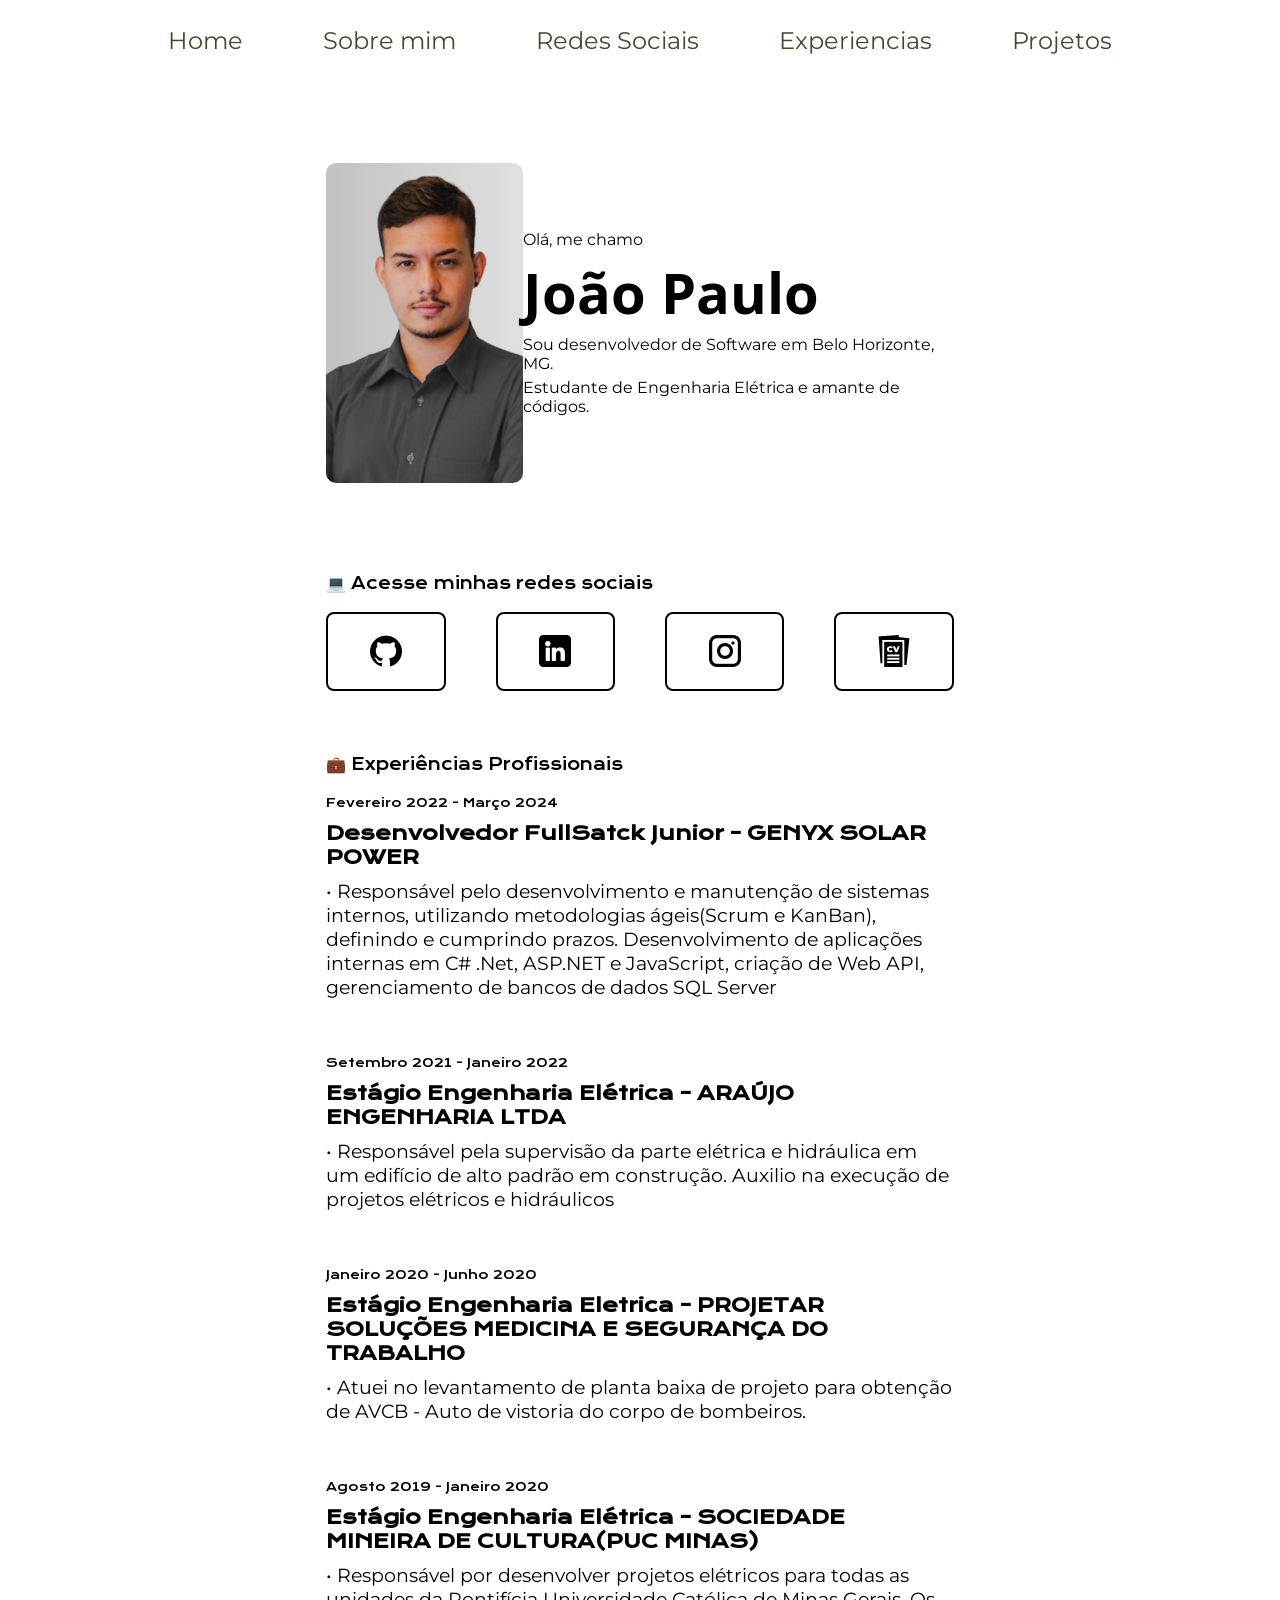
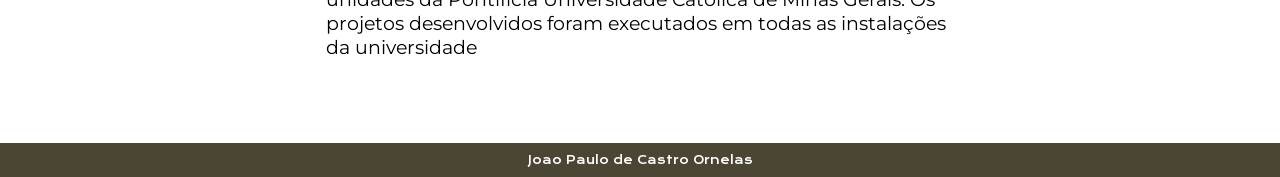
<file: index.html>
<!DOCTYPE html>
<html lang="pt-br">
<head>
    <meta charset="UTF-8">
    <meta http-equiv="X-UA-Compatible" content="IE-edge">
    <meta name="viewport" content="width=device-width, initial-scale=1.0">
    <title>Portifólio de João Paulo</title>
    <link rel="stylesheet" href="./styles/style.css">
</head>
<body>
    <header class="header">
        <nav class="header__menu">
            <a class="header__menu__link" href="index.html">Home</a>
            <a class="header__menu__link" href="about.html">Sobre mim</a>
            <a class="header__menu__link" href="about.html">Redes Sociais</a>
            <a class="header__menu__link" href="about.html">Experiencias</a>
            <a class="header__menu__link" href="about.html">Projetos</a>
        </nav>
    </header>
    <main class="apresentacao">
        <section class="apresentacao__conteudo">
            <div class="apresentacao__eu">
                    <img  class="apresentacao__imagem" src="assets/Joao Paulo Dev Gray.png" alt="Joao Paulo de Castro Ornelas">
                <div class="apresentacao__textos">
                    <p class="apresentacao__conteudo__paragrafo">Olá, me chamo</p>
                    <h1 class="apresentacao__conteudo__titulo">João Paulo</h1>
                    <p class="apresentacao__conteudo__paragrafo"> Sou desenvolvedor de Software em Belo Horizonte, MG.</p>
                    <p class="apresentacao__conteudo__paragrafo">Estudante de Engenharia Elétrica e amante de códigos.</p>
                </div>
            </div>
            <div class="apresentacao__social">
                <p class="apresentacao__social__titulo">💻 Acesse minhas redes sociais</p>
                <br>
                <div class="botoes">
                    <a class="apresentacao__social__botoes" href="https://github.com/JoaoCastroDev">
                        <img src="assets/github.png" alt="Github">   
                    </a>
                    <a class="apresentacao__social__botoes" href="https://www.linkedin.com/in/joaopaulocastrorn/">
                        <img src="assets/linkedin.png" alt="LinkedIn"> 
                    </a>
                    <a class="apresentacao__social__botoes" href="https://www.instagram.com/castrorn_/">
                        <img src="assets/instagram.png" alt="Instagram">  
                    </a>
                    <a class="apresentacao__social__botoes" id="downloadCV">
                        <img src="assets/cv.png" alt="Curriculo">
                    </a>                     
                </div>
            </div>
                <br>
                <!--<div class="apresentacao__proj">
                    <p class="apresentacao__exp__titulo">💭Projetos</p>
                </div>-->
                <div class="apresentacao__exp">
                    <p class="apresentacao__exp__titulo">💼 Experiências Profissionais</p>
                    <div class="apresentacao__exp__conteudo">
                        <li class="experiencias">
                            <time>Fevereiro 2022 - Março 2024</time>
                            <h3 class="apresentacao__exp__conteudo__titulo">Desenvolvedor FullSatck Junior - GENYX SOLAR POWER</h3>
                        <p class="apresentacao__exp__conteudo__conteudo"> • Responsável pelo desenvolvimento e manutenção de sistemas
                            internos, utilizando metodologias ágeis(Scrum e KanBan), definindo e cumprindo
                            prazos. Desenvolvimento de aplicações internas em C# .Net,
                            ASP.NET e JavaScript, criação de Web API, gerenciamento de
                            bancos de dados SQL Server</p>
                        </li>
                        <br>
                        <li class="experiencias">
                            <time>Setembro 2021 - Janeiro 2022</time>
                            <h3 class="apresentacao__exp__conteudo__titulo">Estágio Engenharia Elétrica - ARAÚJO ENGENHARIA LTDA</h3>
                        <p class="apresentacao__exp__conteudo__conteudo"> • Responsável pela supervisão da parte elétrica e hidráulica em um
                            edifício de alto padrão em construção. Auxilio na execução de
                            projetos elétricos e hidráulicos</p>
                        </li>
                        <br>
                        <li class="experiencias">
                            <time>Janeiro 2020 - Junho 2020</time>
                            <h3 class="apresentacao__exp__conteudo__titulo">Estágio Engenharia Eletrica - PROJETAR SOLUÇÕES MEDICINA E SEGURANÇA DO TRABALHO</h3>
                        <p class="apresentacao__exp__conteudo__conteudo"> • Atuei no levantamento de planta baixa de projeto para obtenção
                            de AVCB - Auto de vistoria do corpo de bombeiros.</p>
                        </li>
                        <br>
                        <li class="experiencias">
                            <time>Agosto 2019 - Janeiro 2020</time>
                            <h3 class="apresentacao__exp__conteudo__titulo">Estágio Engenharia Elétrica - SOCIEDADE MINEIRA DE CULTURA(PUC MINAS)</h3>
                        <p class="apresentacao__exp__conteudo__conteudo"> • Responsável por desenvolver projetos elétricos para todas as
                            unidades da Pontifícia Universidade Católica de Minas Gerais. Os
                            projetos desenvolvidos foram executados em todas as instalações
                            da universidade</p>
                        </li>
                    </div>   
                </div>
        </section>
    </main>
    <footer class="footer">
        <p>Joao Paulo de Castro Ornelas</p>
    </footer>
<script src="app.js"></script>
</body>
</html>
</file>
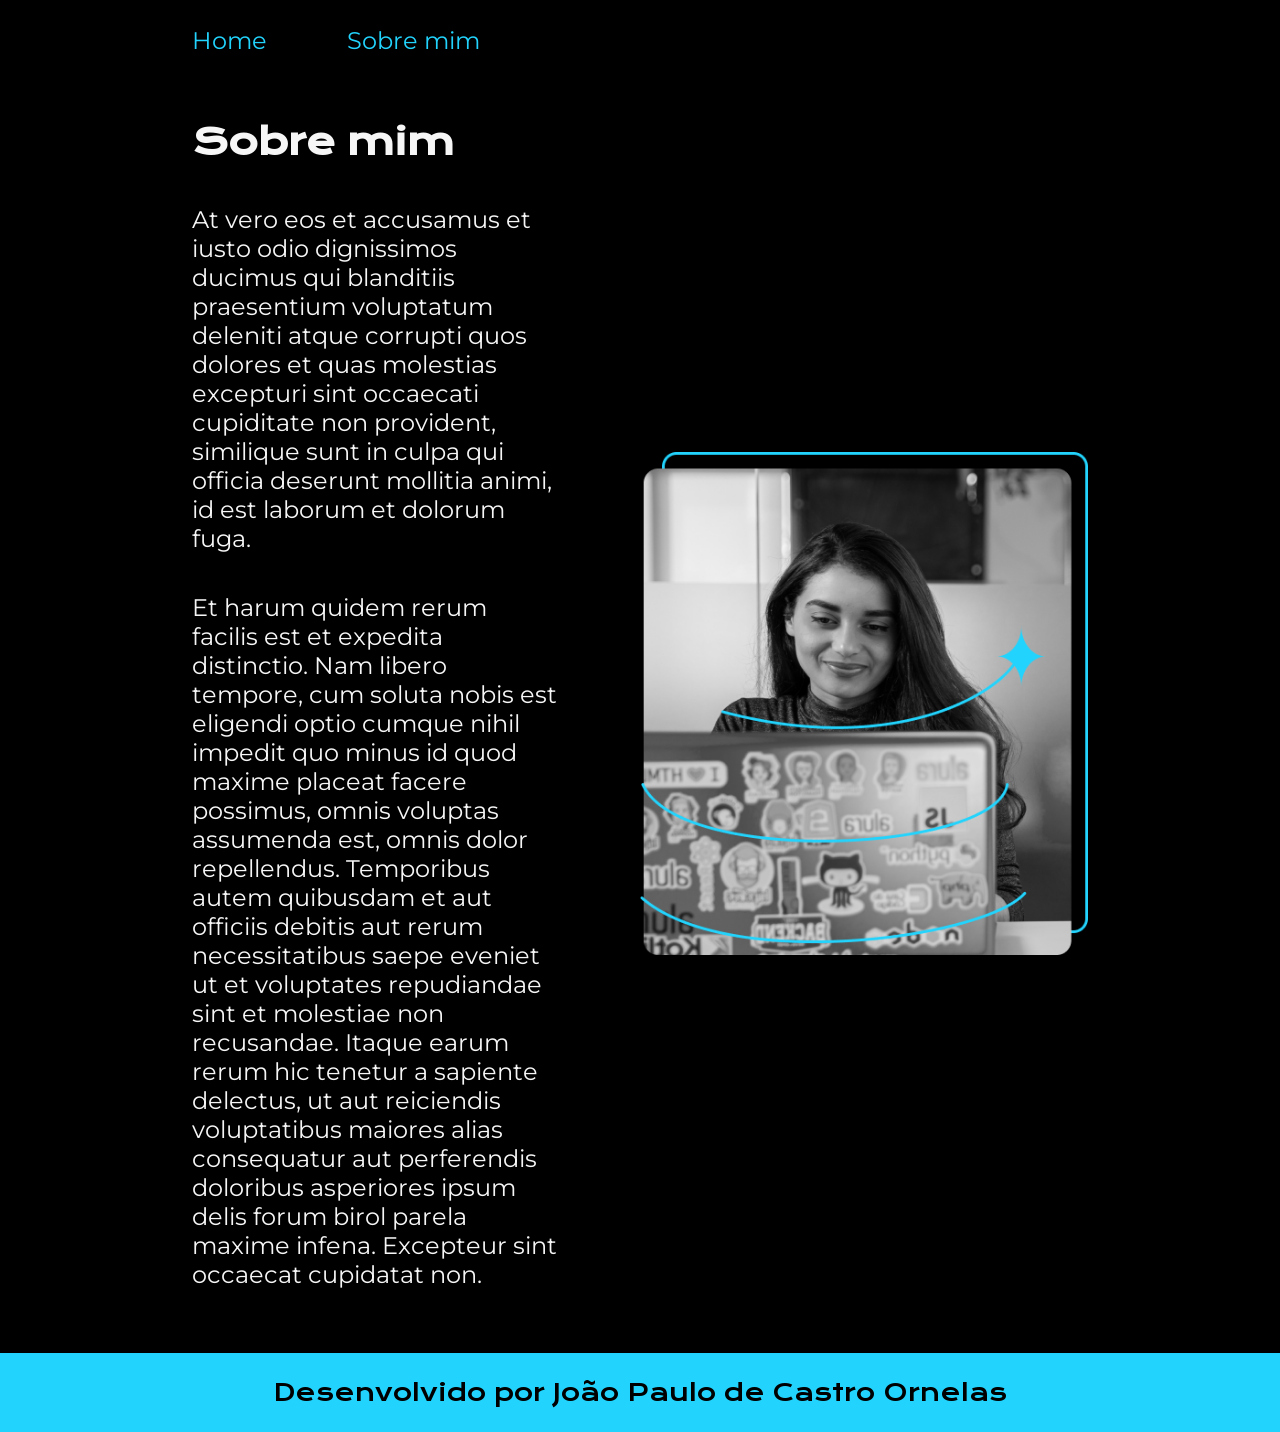
<file: about.html>
<!DOCTYPE html>
<html lang="pt-br">
<head>
    <meta charset="UTF-8">
    <meta name="viewport" content="width=device-width, initial-scale=1.0">
    <title>Sobre mim</title>
    <link rel="stylesheet" href="./Styles/style.css">
</head>
<body>
    <header class="header">
        <nav class="header__menu">
            <a class="header__menu__link" href="index.html">Home</a>
            <a class="header__menu__link" href="about.html">Sobre mim</a>
        </nav>
    </header>
    <main class="apresentacao">
        <section class="apresentacao__conteudo">
            <h1 class="apresentacao__conteudo__titulo">Sobre mim</h1>
            <p class="apresentacao__conteudo__paragrafo">At vero eos et accusamus et iusto odio dignissimos ducimus qui blanditiis praesentium voluptatum deleniti atque corrupti quos dolores et quas molestias excepturi sint occaecati cupiditate non provident, similique sunt in culpa qui officia deserunt mollitia animi, id est laborum et dolorum fuga.</p>
            <p class="apresentacao__conteudo__paragrafo">Et harum quidem rerum facilis est et expedita distinctio. Nam libero tempore, cum soluta nobis est eligendi optio cumque nihil impedit quo minus id quod maxime placeat facere possimus, omnis voluptas assumenda est, omnis dolor repellendus. Temporibus autem quibusdam et aut officiis debitis aut rerum necessitatibus saepe eveniet ut et voluptates repudiandae sint et molestiae non recusandae. Itaque earum rerum hic tenetur a sapiente delectus, ut aut reiciendis voluptatibus maiores alias consequatur aut perferendis doloribus asperiores ipsum delis forum birol parela maxime infena. Excepteur sint occaecat cupidatat non.</p>
        </section>
        <img class="apresentacao__imagem" src="assets/Imagem.png" alt="Joao Paulo de Castro Ornelas">
    </main>
    <footer class="footer">
        <p>Desenvolvido por João Paulo de Castro Ornelas</p>
    </footer>
</body>
</html>
</file>
<file: styles/style.css>
@import url('https://fonts.googleapis.com/css2?family=Krona+One&family=Montserrat:ital,wght@0,100..900;1,100..900&display=swap');
@import url('https://fonts.googleapis.com/css2?family=Open+Sans:ital,wght@0,300..800;1,300..800&family=Oswald:wght@200..700&display=swap');

:root
{
     --cor-primaria : white;
     --cor-secundaria : #black;
     --cor-terciaria : #4A4633;
     --cor-hover: #272727;

     --fonte-principal: "Krona One", sans-serif;
     --fonte-secundaria: "Montserrat", sans-serif;
     --fonte-nome: "Open Sans", sans-serif;
}
*
{
    margin: 0;
    padding: 0;
}
body
{
    box-sizing: border-box;
    background-color: var(--cor-primaria);
    color: var(--cor-secundaria);
    overflow: auto;
    min-height: 100vh;
}
.apresentacao
{
    padding: 5% 15%;
    display: flex;
    align-items: center;
    justify-content: center;
    gap: 100px;
}
.apresentacao__eu
{
    padding: 5% 15%;
    display: flex;
    align-items: center;
    justify-content: space-around;
}
.apresentacao__textos
{
    width: 500px;
    display: flex;
    flex-direction: column;
    gap: 5px
}
.apresentacao__conteudo__titulo
{
    font-size: 3.5rem;
    font-family: var(--fonte-nome);
    white-space: nowrap
}
.header
{
    padding: 2% 0% 0% 0%;
    display: flex;
    justify-content: space-around;
}
.header__menu
{
    display: flex;
    justify-content: center;
    gap: 80px;
}
.header__menu__link
{
    font-family: var(--fonte-secundaria);
    font-size: 1.5rem;
    font-weight: 400;
    color: var(--cor-terciaria);
    text-decoration: none;
}
.botoes
{
    display: flex;
    justify-content: center;
    gap: 50px;
    
}
.apresentacao__social
{
 margin: 5% 15%;
}
.apresentacao__social__titulo
{
    font-family: var(--fonte-principal);
    font-size: 1rem;
    justify-content: center;
    gap: 10px;
}
.apresentacao__social__botoes
{
    display: flex;
    justify-content: center;
    gap: 5px;
    border: 2px solid black;
    width: 175px;
    text-align: center;
    border-radius: 8px;
    font-size: 24px;
    font-weight: 600;
    padding: 21.5px 0;
    text-decoration: none;
    color: black;
    font-family: 'Montserrat', sans-serif;
}
.apresentacao__social__botoes:hover
{
    background-color: gray;
}
.apresentacao__exp
{
    width: 70%;
    display: flex;
    flex-direction: column;
    margin: auto;
}
.apresentacao__exp__titulo
{
    font-family: var(--fonte-principal);
    font-size: 1rem;
}
.apresentacao__exp__conteudo
{
    width: 100%;
    font-family: var(--fonte-principal);
    font-size: 0.75rem;
    display: flex;
    flex-direction: column;
}
.experiencias
{
    display: flex;
    flex-direction: column;
    gap: 10px;
    padding: 20px 0px;
}
.apresentacao__exp__conteudo__titulo
{
    font-family: var(--fonte-principal);
    font-size: 1.2rem;
}
.apresentacao__exp__conteudo__conteudo
{
    font-family: var(--fonte-secundaria);
    font-size: 1.2rem;
}
.apresentacao__conteudo__paragrafo
{
    font-size: 1rem;
    font-family: var(--fonte-secundaria);

}
.footer
{
    padding: 10px;
    font-family: var(--fonte-principal);
    font-size: 0.7rem;
    font-weight: 400;
    background-color: var(--cor-terciaria);
    text-align: center;
    color: var(--cor-primaria);
    bottom: 0;
        text-align: center;
}
.apresentacao__imagem
{
    width: 220px;
    height: 320px;
    border-radius: 10px;
}
@media(max-width:1200px)
{   
    .apresentacao
    {
        flex-direction: column-reverse;
        padding: 5%;
    }
    .apresentacao__conteudo
    {
        width: auto;
    }
}
</file>
<file: Styles/style.css>
@import url('https://fonts.googleapis.com/css2?family=Krona+One&family=Montserrat:ital,wght@0,100..900;1,100..900&display=swap');

:root
{
     --cor-primaria : #000000;
     --cor-secundaria : #f6f6f6;
     --cor-terciaria : #22d4fd;
     --cor-hover: #272727;

     --fonte-principal: "Krona One", sans-serif;
     --fonte-secundaria: "Montserrat", sans-serif;
}
*
{
    margin: 0;
    padding: 0;
}
body
{
    box-sizing: border-box;
    background-color: var(--cor-primaria);
    color: var(--cor-secundaria);
}
.tituloDestaque
{
    color: cadetblue;
}
.apresentacao
{
    padding: 5% 15%;
    display: flex;
    align-items: center;
    justify-content: space-between;
    gap: 82px;
}
.apresentacao__conteudo
{
    width: 50%;
    display: flex;
    flex-direction: column;
    gap: 40px; 
}
.apresentacao__conteudo__titulo
{
    font-size: 2.25rem;
    font-family: var(--fonte-principal);
}
.header
{
padding: 2% 0% 0% 15%;
}
.header__menu
{
    display: flex;
    gap: 80px;
}
.header__menu__link
{
    font-family: var(--fonte-secundaria);
    font-size: 1.5rem;
    font-weight: 400;
    color: var(--cor-terciaria);
    text-decoration: none;
}
.apresentacao__conteudo__paragrafo
{
    font-size: 1.5rem;
    font-family: var(--fonte-secundaria);
}
.apresentacao__links__subtitulo
{
    font-family: var(--fonte-principal);
    font-weight: 400;
    font-size: 1.5rem;
}
.apresentacao__links__botoes
{
    display: flex;
    justify-content: space-between;
    flex-direction: column;
    align-items: center;
    gap: 32px;
}
.apresentacao__links__navegacao
{
    display: flex;
    justify-content: center;
    gap: 16px;
    width: 50%;
    text-align: center;
    border-radius: 8px;
    font-size: 1.5rem;
    padding: 21.5px 0;
    text-decoration: none;
    color: var(--cor-secundaria);
    border: solid 2px var(--cor-terciaria);
    font-family: var(--fonte-secundaria);
    font-weight: 600;

}
.apresentacao__links__link:hover
{
    background-color: var(--cor-hover);
}
.footer
{
    padding: 24px;
    font-family: var(--fonte-principal);
    font-size: 1.5rem;
    font-weight: 400;
    background-color: var(--cor-terciaria);
    text-align: center;
    color: var(--cor-primaria);
}
.apresentacao__imagem
{
    width: 50%;
}
@media(max-width:1200px)
{   
    .apresentacao
    {
        flex-direction: column-reverse;
        padding: 5%;
    }
    .apresentacao__conteudo
    {
        width: auto;
    }
}
</file>
